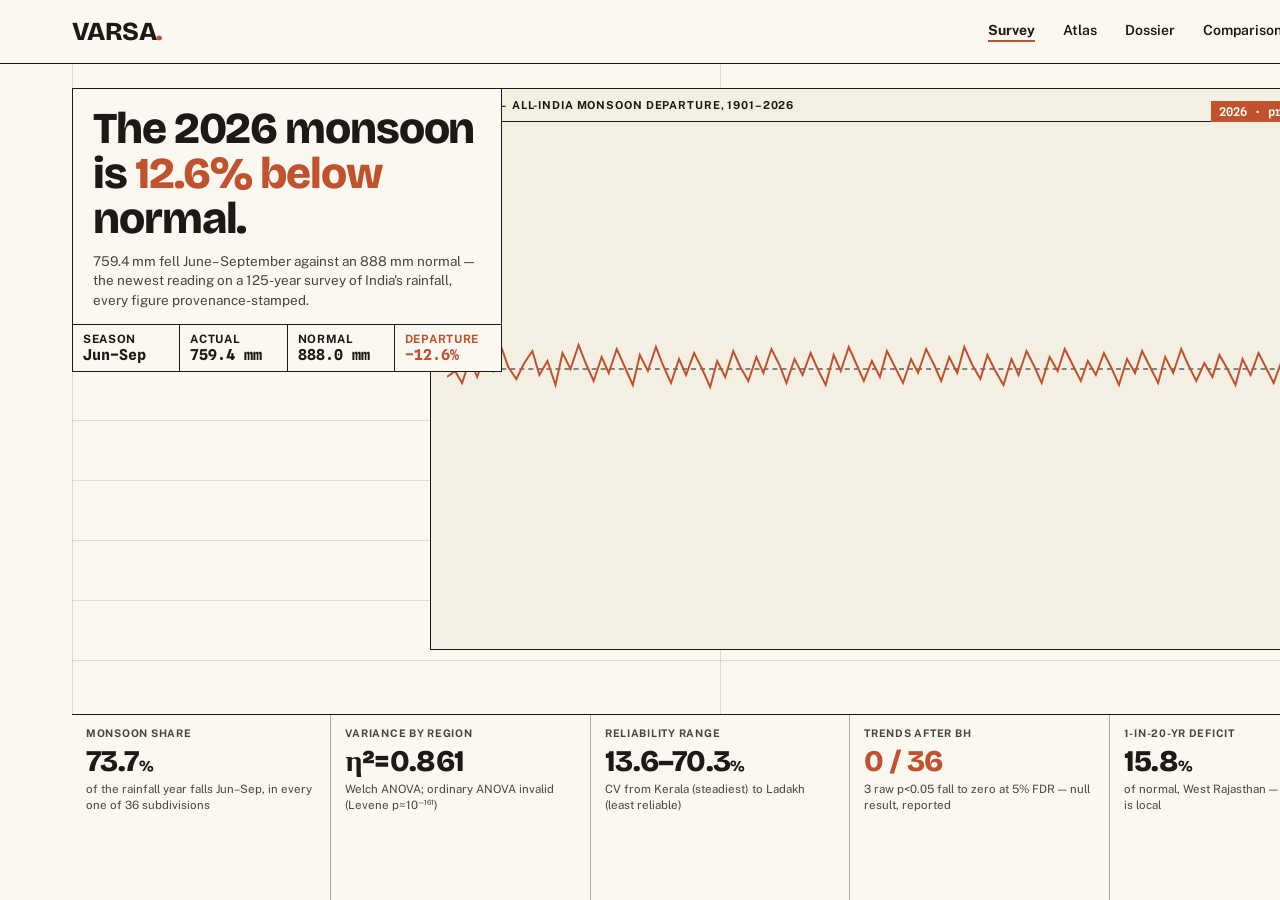
<file: .impeccable/mocks/decision/assigned-survey-sheet.html>
<!DOCTYPE html>
<html lang="en"><head><meta charset="utf-8">
<title>The Survey Sheet — assigned</title>
<link href="https://fonts.googleapis.com/css2?family=Bricolage+Grotesque:opsz,wght@12..96,300..800&family=Public+Sans:wght@400;600;700&family=Spline+Sans+Mono:wght@400;600&display=swap" rel="stylesheet">
<style>
*{margin:0;box-sizing:border-box}
body{width:1440px;height:900px;overflow:hidden;background:#FBF8F1;color:#1C1917;font-family:"Public Sans",sans-serif;position:relative}
/* graticule rail: the page's one signature system — every section header registers to it */
.rail{position:absolute;top:0;bottom:0;width:1px;background:rgba(28,25,23,.14)}
.r1{left:72px}.r2{left:50%}.r3{right:72px}
.ticks{position:absolute;top:0;bottom:0;left:72px;right:72px;pointer-events:none;
 background:repeating-linear-gradient(to bottom,rgba(28,25,23,.12) 0 1px,transparent 1px 60px)}
header{position:absolute;top:0;left:0;right:0;height:64px;display:flex;align-items:center;
 justify-content:space-between;padding:0 72px;border-bottom:1px solid #1C1917;background:#FBF8F1;position:absolute;z-index:3}
.wordmark{font-family:"Bricolage Grotesque";font-weight:800;font-size:26px;letter-spacing:-.02em}
.wordmark span{color:#C0532E}
nav{display:flex;gap:28px;font-size:14px;font-weight:600}
nav b{border-bottom:2px solid #C0532E;padding-bottom:2px}
/* cartouche = sheet title block, top-left under nav */
.cartouche{position:absolute;left:72px;top:88px;width:430px;border:1.5px solid #1C1917;background:#FBF8F1;z-index:2}
.cartouche h1{font-family:"Bricolage Grotesque";font-weight:800;font-size:44px;line-height:1.02;letter-spacing:-.025em;padding:18px 20px 10px}
.cartouche h1 em{font-style:normal;color:#C0532E}
.cartouche .sub{padding:0 20px 14px;font-size:13.5px;line-height:1.45;color:#4A443C}
.cartouche .row{display:flex;border-top:1px solid #1C1917;font-size:11.5px}
.cartouche .row div{flex:1;padding:7px 10px;border-right:1px solid #1C1917;text-transform:uppercase;letter-spacing:.06em;font-weight:700}
.cartouche .row div:last-child{border-right:none}
.cartouche .row b{display:block;font-family:"Spline Sans Mono";font-size:15px;letter-spacing:0;text-transform:none}
/* the one plot owning the field: 125-year departure ribbon as mapped terrain */
.sheet{position:absolute;left:430px;right:72px;top:88px;bottom:250px;border:1.5px solid #1C1917;background:#F4EFE3;z-index:1}
.sheet .plate-head{display:flex;justify-content:space-between;padding:10px 16px;border-bottom:1px solid #1C1917;
 font-size:11px;letter-spacing:.08em;font-weight:700;text-transform:uppercase}
.ribbon{position:absolute;left:16px;right:16px;top:50%;height:220px;transform:translateY(-50%)}
.ribbon svg{width:100%;height:100%}
.y2026{position:absolute;right:14px;top:12px;font-family:"Spline Sans Mono";font-size:12px;background:#C0532E;color:#FBF8F1;padding:3px 8px;font-weight:600}
/* ledger-dense module strip along the bottom (density courage) */
.ledger{position:absolute;left:72px;right:72px;bottom:0;height:186px;border-top:1.5px solid #1C1917;display:flex;background:#FBF8F1}
.ledger .cell{flex:1;border-right:1px solid rgba(28,25,23,.35);padding:12px 14px}
.ledger .cell:last-child{border-right:none}
.ledger .k{font-size:10.5px;text-transform:uppercase;letter-spacing:.07em;font-weight:700;color:#4A443C}
.ledger .v{font-family:"Bricolage Grotesque";font-weight:800;font-size:30px;letter-spacing:-.02em;margin-top:4px}
.ledger .v small{font-size:15px;font-weight:700}
.ledger .n{font-size:11.5px;color:#4A443C;margin-top:3px;line-height:1.35}
.ink{color:#C0532E}
</style></head><body>
<div class="ticks"></div><div class="rail r1"></div><div class="rail r2"></div><div class="rail r3"></div>
<header>
  <div class="wordmark">VARSA<span>.</span></div>
  <nav><b>Survey</b><span>Atlas</span><span>Dossier</span><span>Comparisons</span><span>Method</span></nav>
</header>
<div class="cartouche">
  <h1>The 2026 monsoon is <em>12.6% below</em> normal.</h1>
  <div class="sub">759.4 mm fell June–September against an 888 mm normal — the newest reading on a
  125-year survey of India's rainfall, every figure provenance-stamped.</div>
  <div class="row">
    <div>Season<b>Jun–Sep</b></div>
    <div>Actual<b>759.4 mm</b></div>
    <div>Normal<b>888.0 mm</b></div>
    <div class="ink">Departure<b>−12.6%</b></div>
  </div>
</div>
<div class="sheet">
  <div class="plate-head"><span>Plate I — All-India monsoon departure, 1901–2026</span><span>1 : 125 years</span></div>
  <div class="y2026">2026 · provisional</div>
  <div class="ribbon"><svg viewBox="0 0 900 220" preserveAspectRatio="none">
    <line x1="0" y1="110" x2="900" y2="110" stroke="#1C1917" stroke-width="1.2" stroke-dasharray="5 4"/>
    <path d="M0,118 8,112 15,124 23,100 30,118 38,96 46,112 54,88 61,108 69,120 77,104 85,92 92,116 100,102
    108,126 115,94 123,110 131,86 138,104 146,122 154,98 161,114 169,90 177,108 185,126 192,96 200,112 208,88
    215,106 223,124 231,100 238,116 246,94 254,110 262,128 269,102 277,118 285,92 292,108 300,122 308,98
    315,114 323,90 331,106 338,124 346,100 354,116 362,94 369,110 377,126 385,96 392,112 400,88 408,106
    415,122 423,102 431,118 438,92 446,108 454,124 462,100 469,114 477,90 485,106 492,122 500,98 508,114
    515,88 523,106 531,120 538,96 546,112 554,126 562,100 569,116 577,92 585,108 592,124 600,98 608,112
    615,90 623,106 631,122 638,102 646,116 654,94 662,110 669,126 677,100 685,114 692,92 700,108 708,124
    715,98 723,114 731,90 738,106 746,122 754,104 762,118 769,96 777,110 785,126 792,100 800,116 808,94
    815,108 823,124 831,102 838,116 846,96 854,110 862,128 869,104 877,118 885,98 892,112 900,126"
    fill="none" stroke="#C0532E" stroke-width="2"/>
  </svg></div>
</div>
<div class="ledger">
  <div class="cell"><div class="k">Monsoon share</div><div class="v">73.7<small>%</small></div><div class="n">of the rainfall year falls Jun–Sep, in every one of 36 subdivisions</div></div>
  <div class="cell"><div class="k">Variance by region</div><div class="v">η²=0.861</div><div class="n">Welch ANOVA; ordinary ANOVA invalid (Levene p≈10⁻¹⁶¹)</div></div>
  <div class="cell"><div class="k">Reliability range</div><div class="v">13.6–70.3<small>%</small></div><div class="n">CV from Kerala (steadiest) to Ladakh (least reliable)</div></div>
  <div class="cell"><div class="k">Trends after BH</div><div class="v ink">0 / 36</div><div class="n">3 raw p&lt;0.05 fall to zero at 5% FDR — null result, reported</div></div>
  <div class="cell"><div class="k">1-in-20-yr deficit</div><div class="v">15.8<small>%</small></div><div class="n">of normal, West Rajasthan — drought risk is local</div></div>
</div>
</body></html>
</file>
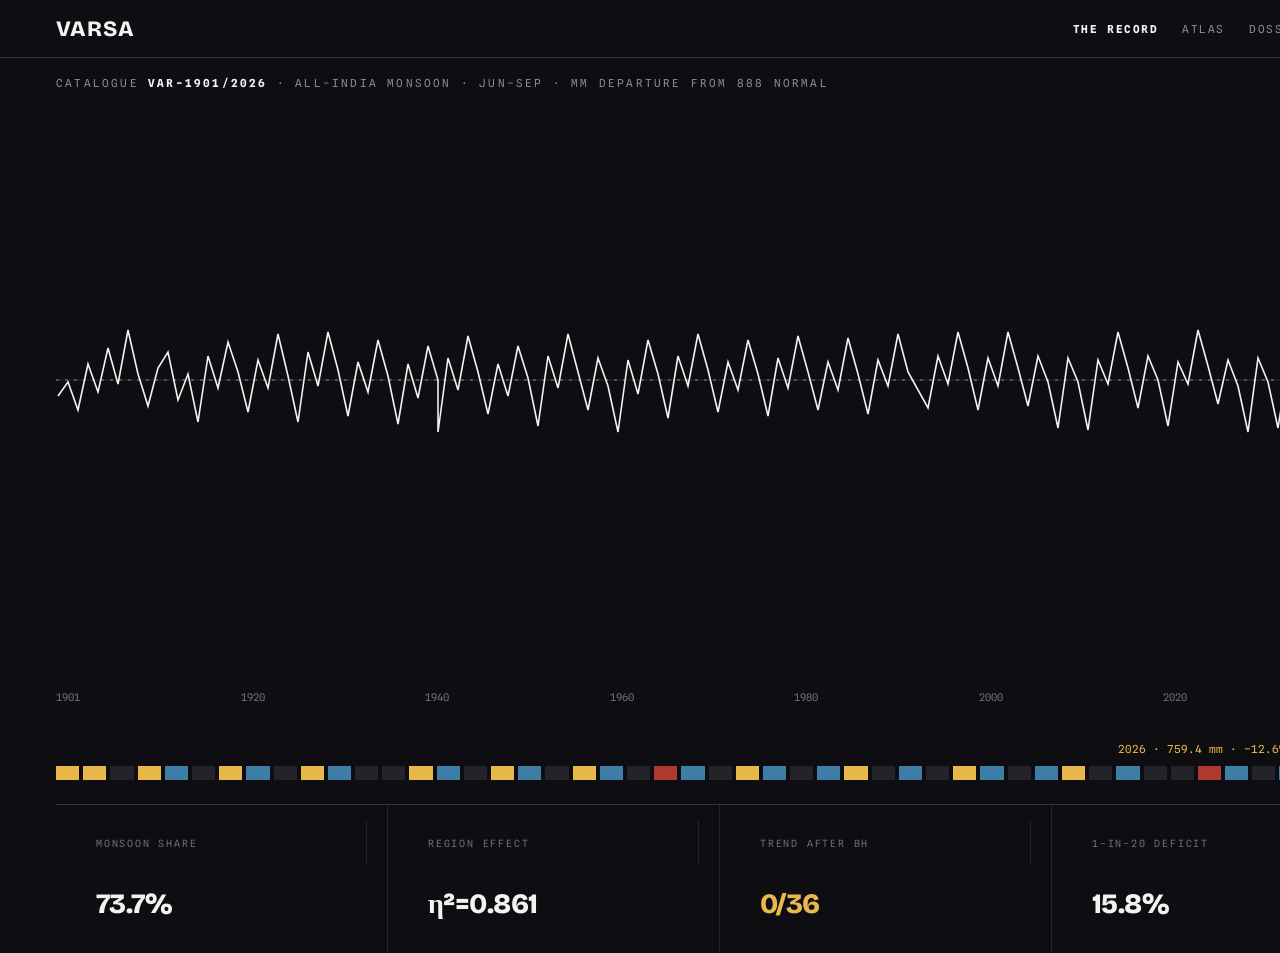
<file: .impeccable/mocks/decision/challenger-catalog-sleeve.html>
<!DOCTYPE html>
<html lang="en"><head><meta charset="utf-8">
<title>The Catalog Sleeve — challenger</title>
<link href="https://fonts.googleapis.com/css2?family=Bricolage+Grotesque:wght@700;800&family=Spline+Sans+Mono:wght@400;600&display=swap" rel="stylesheet">
<style>
*{margin:0;box-sizing:border-box}
body{width:1440px;height:900px;overflow:hidden;background:#0E0E12;color:#F2F2F0;
 font-family:"Spline Sans Mono",monospace;position:relative}
header{position:absolute;top:0;left:0;right:0;height:58px;display:flex;align-items:center;justify-content:space-between;
 padding:0 56px;border-bottom:1px solid rgba(242,242,240,.16)}
.wordmark{font-family:"Bricolage Grotesque";font-weight:800;font-size:22px;letter-spacing:.04em}
nav{display:flex;gap:24px;font-size:11px;letter-spacing:.14em;color:#8B8B93}
nav b{color:#F2F2F0}
/* the one plot owning the field */
.pulse{position:absolute;left:56px;right:56px;top:110px;bottom:250px}
.pulse svg{width:100%;height:100%}
.cat{position:absolute;left:56px;top:76px;font-size:11px;letter-spacing:.2em;color:#8B8B93}
.cat b{color:#F2F2F0}
/* year codes as catalog entries */
.codes{position:absolute;left:56px;right:56px;bottom:196px;display:flex;justify-content:space-between;
 font-size:10.5px;color:#6E6E76}
.codes b{color:#E8B84B;font-weight:600}
/* decoded strip: hover translates blocks to text (static: one decoded) */
.strip{position:absolute;left:56px;right:56px;bottom:120px;display:flex;gap:4px}
.strip i{flex:1;height:14px;background:#232329}
.strip i.g{background:#3E7EA6}.strip i.a{background:#E8B84B}.strip i.r{background:#B03A2E}
.strip .dec{position:absolute;right:0;bottom:24px;font-size:11px;color:#E8B84B}
/* bottom facts as catalogue data lines */
.facts{position:absolute;left:56px;right:56px;bottom:0;height:96px;border-top:1px solid rgba(242,242,240,.16);
 display:grid;grid-template-columns:repeat(4,1fr)}
.facts div{padding:16px 20px;border-right:1px solid rgba(242,242,240,.1)}
.facts div:last-child{border-right:none}
.facts .k{font-size:10px;letter-spacing:.18em;color:#6E6E76}
.facts .v{font-family:"Bricolage Grotesque";font-weight:800;font-size:28px;margin-top:6px;letter-spacing:-.02em}
.facts .v.am{color:#E8B84B}
</style></head><body>
<header><div class="wordmark">VARSA</div>
 <nav><b>THE RECORD</b><span>ATLAS</span><span>DOSSIER</span><span>METHOD</span></nav></header>
<div class="cat">CATALOGUE <b>VAR-1901/2026</b> · ALL-INDIA MONSOON · JUN–SEP · MM DEPARTURE FROM 888 NORMAL</div>
<div class="pulse"><svg viewBox="0 0 1328 540" preserveAspectRatio="none">
  <line x1="0" y1="270" x2="1328" y2="270" stroke="#2A2A31" stroke-width="1"/>
  <line x1="0" y1="270" x2="1328" y2="270" stroke="#F2F2F0" stroke-width="1" stroke-dasharray="3 6" opacity=".5"/>
  <path d="M2,286 12,272 22,300 32,254 42,282 52,238 62,274 72,220 82,264 92,296 102,258 112,242 122,290
  132,264 142,312 152,246 162,278 172,232 182,262 192,302 202,250 212,278 222,224 232,266 242,312 252,242
  262,276 272,222 282,260 292,306 302,252 312,282 322,230 332,266 342,314 352,254 362,288 372,236 382,270
  382,322 392,248 402,280 412,226 422,262 432,304 442,254 452,286 462,236 472,268 482,316 492,246 502,278
  512,224 522,262 532,300 542,248 552,276 562,322 572,250 582,284 592,230 602,264 612,308 622,246 632,276
  642,224 652,260 662,302 672,252 682,280 692,230 702,264 712,306 722,248 732,278 742,226 752,262 762,300
  772,252 782,280 792,228 802,264 812,304 822,250 832,276 842,224 852,262 872,298 882,246 892,274 902,222
  912,258 922,300 932,248 942,276 952,222 962,258 972,296 982,246 992,272 1002,318 1012,248 1022,272
  1032,320 1042,250 1052,274 1062,222 1072,258 1082,298 1092,246 1102,270 1112,316 1122,252 1132,274
  1142,220 1152,256 1162,294 1172,250 1182,276 1192,322 1202,248 1212,272 1222,318 1232,254 1242,272
  1252,316 1262,258 1272,270 1282,312 1292,266 1302,274 1312,312 1328,290"
  fill="none" stroke="#F2F2F0" stroke-width="1.6"/>
  <circle cx="1318" cy="288" r="4" fill="#E8B84B"/>
</svg></div>
<div class="codes"><span>1901</span><span>1920</span><span>1940</span><span>1960</span><span>1980</span><span>2000</span><span>2020</span><b>2026 →</b></div>
<div class="strip">
  <i class="a"></i><i class="a"></i><i></i><i class="a"></i><i class="g"></i><i></i><i class="a"></i><i class="g"></i>
  <i></i><i class="a"></i><i class="g"></i><i></i><i></i><i class="a"></i><i class="g"></i><i></i><i class="a"></i>
  <i class="g"></i><i></i><i class="a"></i><i class="g"></i><i></i><i class="r"></i><i class="g"></i><i></i>
  <i class="a"></i><i class="g"></i><i></i><i class="g"></i><i class="a"></i><i></i><i class="g"></i><i></i>
  <i class="a"></i><i class="g"></i><i></i><i class="g"></i><i class="a"></i><i></i><i class="g"></i><i></i>
  <i></i><i class="r"></i><i class="g"></i><i></i><i class="g"></i><i class="a"></i><i></i><i class="g"></i>
  <div class="dec">2026 · 759.4 mm · −12.6% · provisional</div>
</div>
<div class="facts">
  <div><div class="k">MONSOON SHARE</div><div class="v">73.7%</div></div>
  <div><div class="k">REGION EFFECT</div><div class="v">η²=0.861</div></div>
  <div><div class="k">TREND AFTER BH</div><div class="v am">0/36</div></div>
  <div><div class="k">1-IN-20 DEFICIT</div><div class="v">15.8%</div></div>
</div>
</body></html>
</file>
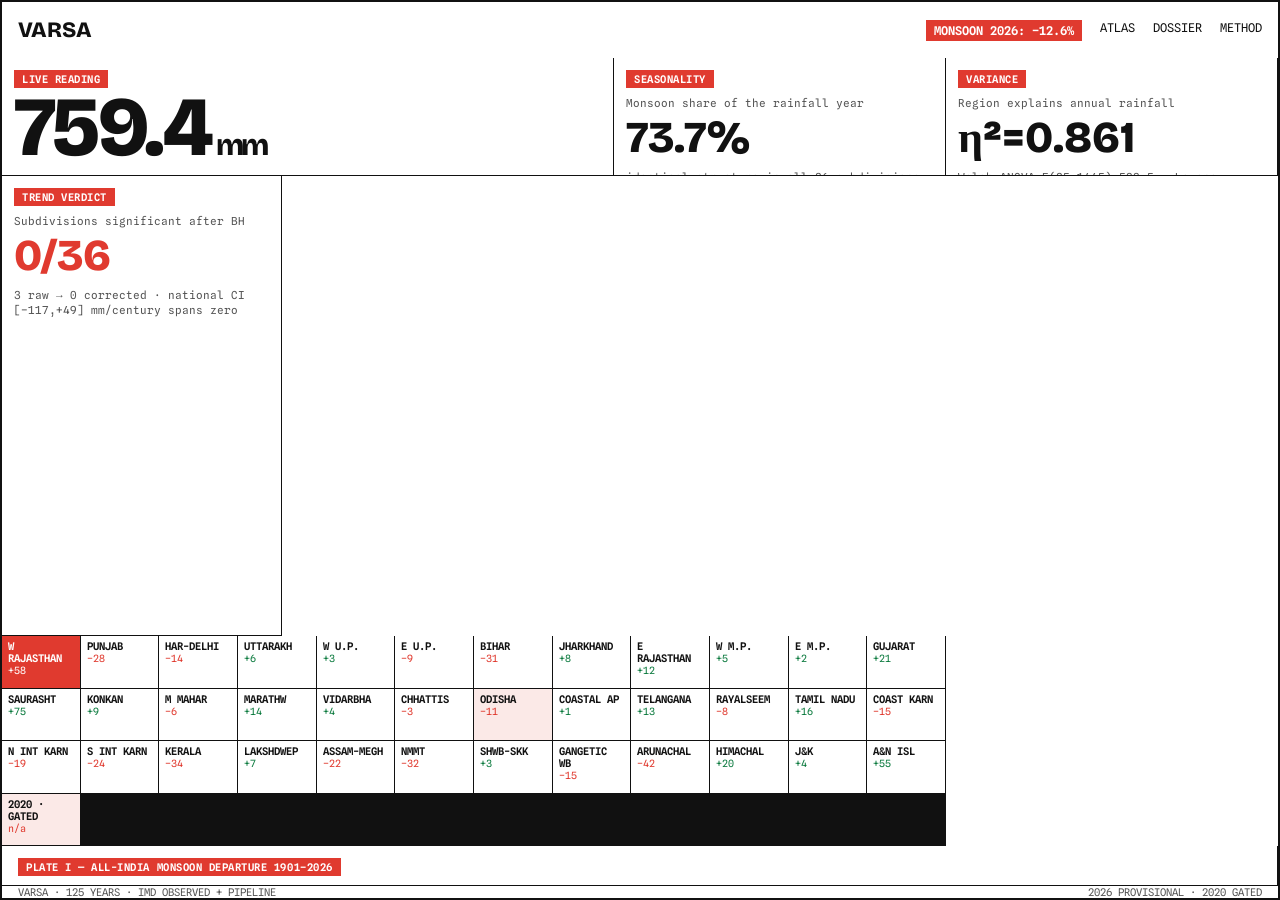
<file: .impeccable/mocks/decision/challenger-dense-sheet.html>
<!DOCTYPE html>
<html lang="en"><head><meta charset="utf-8">
<title>The Dense Sheet — challenger</title>
<link href="https://fonts.googleapis.com/css2?family=Bricolage+Grotesque:wght@600;800&family=Spline+Sans+Mono:wght@400;600&display=swap" rel="stylesheet">
<style>
*{margin:0;box-sizing:border-box}
body{width:1440px;height:900px;overflow:hidden;background:#FFFFFF;color:#111;font-family:"Spline Sans Mono",monospace}
/* hairline module mosaic — everything rules to one grid */
.wrap{position:absolute;inset:0;display:grid;grid-template-columns:280px 1fr 1fr 1fr;grid-template-rows:56px 118px 1fr 210px 40px;
 border:2px solid #111}
.w{border-right:1px solid #111;border-bottom:1px solid #111}
header{grid-column:1/5;display:flex;align-items:center;justify-content:space-between;padding:0 16px}
.wordmark{font-family:"Bricolage Grotesque";font-weight:800;font-size:22px}
nav{display:flex;gap:18px;font-size:12px}
nav b{background:#E03A2F;color:#fff;padding:3px 8px;font-weight:600}
/* red tab module heads */
.tab{font-size:10.5px;font-weight:600;background:#E03A2F;color:#fff;display:inline-block;padding:3px 8px;letter-spacing:.05em}
.mod{padding:10px 12px;overflow:hidden}
.mod .k{font-size:11px;color:#555;margin-top:6px;line-height:1.35}
.big{grid-column:1/3}
.big .v{font-family:"Bricolage Grotesque";font-weight:800;font-size:84px;letter-spacing:-.03em;line-height:.95}
.big .v span{font-size:30px}
.big .lbl{font-size:12px;color:#555;margin-top:6px}
/* 36-cell subdivision mosaic */
.mosaic{grid-column:1/4;display:grid;grid-template-columns:repeat(12,1fr);grid-auto-rows:1fr;gap:1px;background:#111}
.mosaic div{background:#fff;padding:4px 6px;font-size:10px;overflow:hidden}
.mosaic b{display:block;font-size:10.5px;font-weight:600}
.mosaic .ok{color:#0B7A3E}.mosaic .def{color:#E03A2F}
.mosaic .ex{background:#E03A2F;color:#fff}.mosaic .ex b,.mosaic .ex span{color:#fff}
.mosaic .wl{background:#FBE9E7}
/* ribbon module */
.ribbon{grid-column:1/5;position:relative;padding:10px 16px}
.ribbon svg{position:absolute;inset:28px 16px 10px;width:calc(100% - 32px);height:calc(100% - 44px)}
footer{grid-column:1/5;display:flex;align-items:center;justify-content:space-between;padding:0 16px;font-size:10.5px;color:#555}
</style></head><body>
<div class="wrap">
<header><div class="wordmark">VARSA</div><nav><b>MONSOON 2026: −12.6%</b><span>ATLAS</span><span>DOSSIER</span><span>METHOD</span></nav></header>
<div class="mod w big"><span class="tab">LIVE READING</span>
  <div class="v">759.4<span> mm</span></div><div class="lbl">Jun–Sep 2026 · provisional · normal 888 mm · departure −12.6%</div></div>
<div class="mod w"><span class="tab">SEASONALITY</span><div class="k" style="margin-top:8px">Monsoon share of the rainfall year</div>
  <div style="font-family:'Bricolage Grotesque';font-weight:800;font-size:44px">73.7%</div><div class="k">identical structure in all 36 subdivisions (67.8–80.3%)</div></div>
<div class="mod w"><span class="tab">VARIANCE</span><div class="k" style="margin-top:8px">Region explains annual rainfall</div>
  <div style="font-family:'Bricolage Grotesque';font-weight:800;font-size:44px">η²=0.861</div><div class="k">Welch ANOVA F(35,1445)=588.5 · Levene rejects equal variances</div></div>
<div class="mod w"><span class="tab">TREND VERDICT</span><div class="k" style="margin-top:8px">Subdivisions significant after BH</div>
  <div style="font-family:'Bricolage Grotesque';font-weight:800;font-size:44px;color:#E03A2F">0/36</div><div class="k">3 raw → 0 corrected · national CI [−117,+49] mm/century spans zero</div></div>
<div class="mosaic w">
  <div class="ex"><b>W RAJASTHAN</b>+58</div><div><b>PUNJAB</b><span class="def">−28</span></div><div><b>HAR-DELHI</b><span class="def">−14</span></div>
  <div><b>UTTARAKH</b><span class="ok">+6</span></div><div><b>W U.P.</b><span class="ok">+3</span></div><div><b>E U.P.</b><span class="def">−9</span></div>
  <div><b>BIHAR</b><span class="def">−31</span></div><div><b>JHARKHAND</b><span class="ok">+8</span></div><div><b>E RAJASTHAN</b><span class="ok">+12</span></div>
  <div><b>W M.P.</b><span class="ok">+5</span></div><div><b>E M.P.</b><span class="ok">+2</span></div><div><b>GUJARAT</b><span class="ok">+21</span></div>
  <div><b>SAURASHT</b><span class="ok">+75</span></div><div><b>KONKAN</b><span class="ok">+9</span></div><div><b>M MAHAR</b><span class="def">−6</span></div>
  <div><b>MARATHW</b><span class="ok">+14</span></div><div><b>VIDARBHA</b><span class="ok">+4</span></div><div><b>CHHATTIS</b><span class="def">−3</span></div>
  <div class="wl"><b>ODISHA</b><span class="def">−11</span></div><div><b>COASTAL AP</b><span class="ok">+1</span></div><div><b>TELANGANA</b><span class="ok">+13</span></div>
  <div><b>RAYALSEEM</b><span class="def">−8</span></div><div><b>TAMIL NADU</b><span class="ok">+16</span></div><div><b>COAST KARN</b><span class="def">−15</span></div>
  <div><b>N INT KARN</b><span class="def">−19</span></div><div><b>S INT KARN</b><span class="def">−24</span></div><div><b>KERALA</b><span class="def">−34</span></div>
  <div><b>LAKSHDWEP</b><span class="ok">+7</span></div><div><b>ASSAM-MEGH</b><span class="def">−22</span></div><div><b>NMMT</b><span class="def">−32</span></div>
  <div><b>SHWB-SKK</b><span class="ok">+3</span></div><div><b>GANGETIC WB</b><span class="def">−15</span></div><div><b>ARUNACHAL</b><span class="def">−42</span></div>
  <div><b>HIMACHAL</b><span class="ok">+20</span></div><div><b>J&amp;K</b><span class="ok">+4</span></div><div><b>A&amp;N ISL</b><span class="ok">+55</span></div><div class="wl"><b>2020 · GATED</b><span class="def">n/a</span></div>
</div>
<div class="ribbon w"><span class="tab">PLATE I — ALL-INDIA MONSOON DEPARTURE 1901–2026</span>
  <svg viewBox="0 0 1300 120" preserveAspectRatio="none">
    <line x1="0" y1="60" x2="1300" y2="60" stroke="#111" stroke-width="1" stroke-dasharray="4 4"/>
    <path d="M0,66 10,60 20,72 30,55 40,68 50,52 60,66 70,48 80,64 90,74 100,58 110,50 120,70 130,56
    140,76 150,52 160,66 170,46 180,60 190,74 200,54 210,68 220,44 230,62 240,78 250,50 260,66 270,46
    280,62 290,80 300,56 310,72 320,48 330,64 340,82 350,58 360,74 370,50 380,66 390,84 400,60 410,76
    420,52 430,68 440,88 450,64 460,80 470,56 480,72 490,48 500,64 510,80 520,58 530,74 540,50 550,66
    560,84 570,60 580,76 590,52 600,68 610,86 620,62 630,78 640,54 650,70 660,88 670,64 680,80 690,56
    700,72 710,90 720,66 730,82 740,58 750,74 760,92 770,68 780,84 790,60 800,76 810,94 820,70 830,86
    840,62 850,78 860,96 870,72 880,88 890,64 900,80 910,98 920,74 930,90 940,66 950,82 960,104 970,80
    980,96 990,72 1000,88 1010,106 1020,82 1030,98 1040,74 1050,90 1060,108 1070,84 1080,100 1090,76
    1100,92 1110,110 1120,86 1130,102 1140,78 1150,94 1160,112 1170,88 1180,104 1190,80 1200,96 1210,114
    1220,90 1230,106 1240,82 1250,98 1260,116 1270,92 1280,108 1290,84 1300,120"
    fill="none" stroke="#E03A2F" stroke-width="1.6"/>
  </svg></div>
<footer><span>VARSA · 125 YEARS · IMD OBSERVED + PIPELINE</span><span>2026 PROVISIONAL · 2020 GATED</span></footer>
</div>
</body></html>
</file>
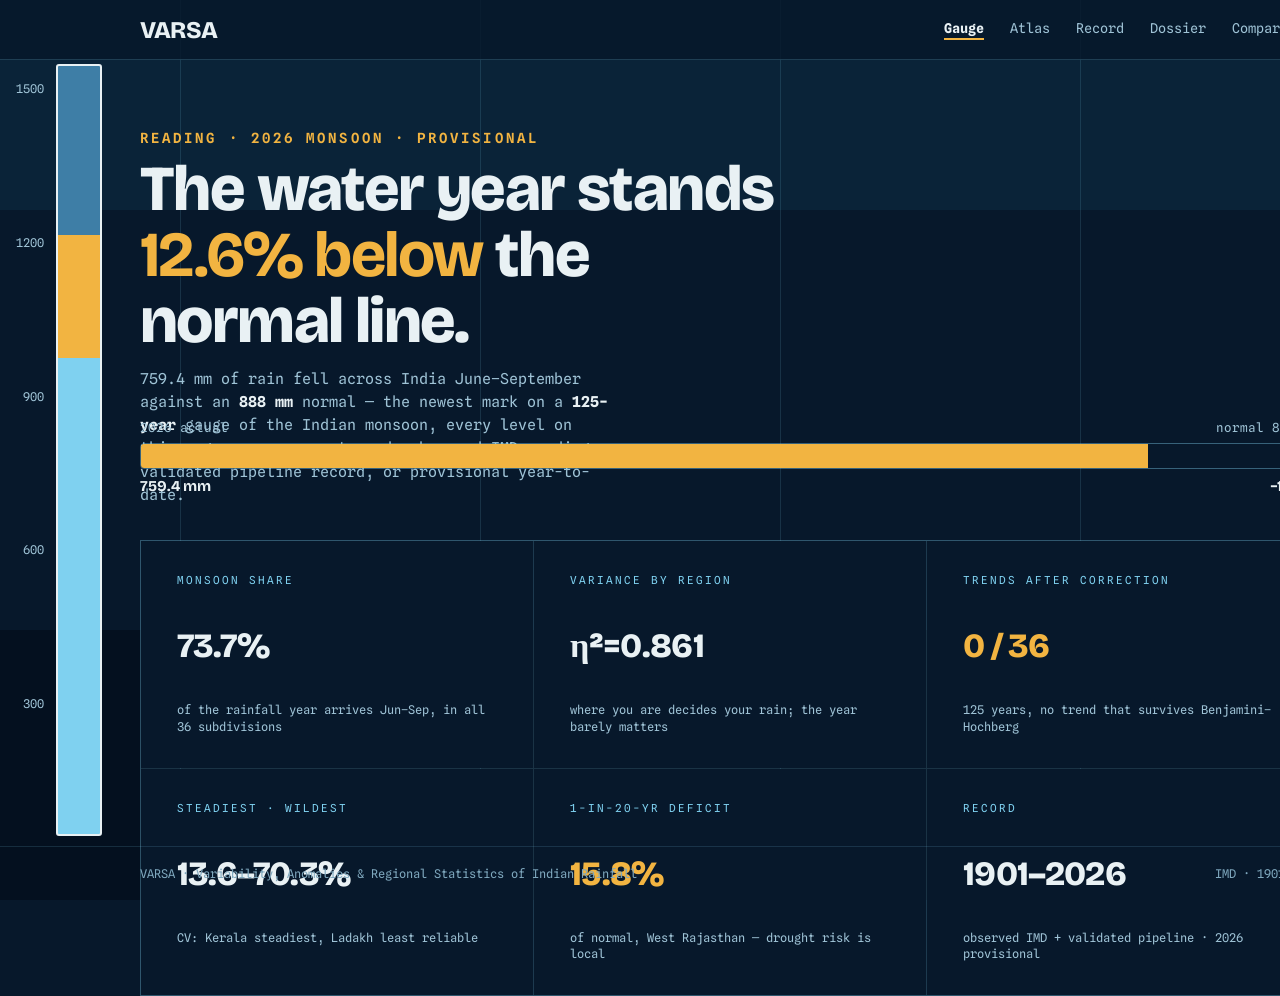
<file: .impeccable/mocks/decision/pick-monsoon-water.html>
<!DOCTYPE html>
<html lang="en"><head><meta charset="utf-8">
<title>Monsoon Water — pick</title>
<link href="https://fonts.googleapis.com/css2?family=Bricolage+Grotesque:opsz,wght@12..96,300..800&family=Spline+Sans+Mono:wght@400;600&display=swap" rel="stylesheet">
<style>
*{margin:0;box-sizing:border-box}
body{width:1440px;height:900px;overflow:hidden;background:#07182B;color:#E9F1F4;
 font-family:"Spline Sans Mono",monospace;position:relative}
/* depth tints: the page IS water — three bands, darker with depth */
.band{position:absolute;left:0;right:0}
.b1{top:0;height:210px;background:#0A2338}
.b2{top:210px;height:420px;background:#07182B}
.b3{bottom:0;height:270px;background:#04101F}
.gr{position:absolute;top:0;bottom:0;width:1px;background:rgba(127,209,240,.14)}
.g{left:180px}.g2{left:480px}.g3{left:780px}.g4{left:1080px}.g5{right:120px}
/* graduated scale on the left: the staff gauge */
.scale{position:absolute;left:56px;top:64px;bottom:64px;width:46px;border:2px solid #E9F1F4;border-radius:3px;
 background:linear-gradient(to top,#7FD1F0 0 62%,#F2B441 62% 78%,#3E7EA6 78% 100%)}
.scale .m{position:absolute;left:-58px;width:44px;text-align:right;font-size:12px;color:#9FC3D6}
header{position:absolute;top:0;left:0;right:0;height:60px;display:flex;align-items:center;justify-content:space-between;
 padding:0 120px 0 140px;border-bottom:1px solid rgba(127,209,240,.2);z-index:3;background:rgba(7,24,43,.85)}
.wordmark{font-family:"Bricolage Grotesque";font-weight:800;font-size:24px;letter-spacing:-.02em;color:#E9F1F4}
nav{display:flex;gap:26px;font-size:13.5px;color:#9FC3D6}
nav b{color:#E9F1F4;border-bottom:2px solid #F2B441;padding-bottom:2px}
/* hero: the current reading, set like a gauge label */
.reading{position:absolute;left:140px;top:130px;width:640px;z-index:2}
.reading .yr{font-size:14px;letter-spacing:.22em;color:#F2B441;font-weight:600}
.reading h1{font-family:"Bricolage Grotesque";font-weight:800;font-size:64px;line-height:1.03;letter-spacing:-.025em;margin:10px 0 14px}
.reading h1 b{color:#F2B441}
.reading p{font-size:15px;line-height:1.55;color:#9FC3D6;max-width:52ch}
.reading p b{color:#E9F1F4}
/* the gauge band: this year against normal */
.gaugeband{position:absolute;left:140px;right:120px;top:420px;z-index:2}
.gb-head{display:flex;justify-content:space-between;font-size:12.5px;color:#9FC3D6;margin-bottom:8px}
.gb{position:relative;height:26px;border:1px solid rgba(127,209,240,.4);border-radius:4px;overflow:hidden}
.gb .fill{position:absolute;inset:0;width:85.5%;background:#F2B441}
.gb .norm{position:absolute;top:-6px;bottom:-6px;left:100%;width:2px;background:#E9F1F4}
.gb-mark{display:flex;justify-content:space-between;font-family:"Bricolage Grotesque";font-weight:700;font-size:15px;margin-top:8px}
/* depth-listed ledger, set as station log */
.log{position:absolute;left:140px;right:120px;top:540px;display:grid;grid-template-columns:1fr 1fr 1fr;gap:1px;
 background:rgba(127,209,240,.18);border:1px solid rgba(127,209,240,.18);z-index:2}
.log div{background:#07182B;padding:16px 18px}
.log .k{font-size:11px;letter-spacing:.18em;color:#7FD1F0;text-transform:uppercase}
.log .v{font-family:"Bricolage Grotesque";font-weight:800;font-size:34px;margin-top:6px;letter-spacing:-.02em}
.log .v.am{color:#F2B441}
.log .n{font-size:12px;color:#9FC3D6;margin-top:4px;line-height:1.4}
footer{position:absolute;bottom:0;left:0;right:0;height:54px;display:flex;align-items:center;justify-content:space-between;
 padding:0 120px 0 140px;font-size:12px;color:#7FA8BE;border-top:1px solid rgba(127,209,240,.15);z-index:3}
</style></head><body>
<div class="band b1"></div><div class="band b2"></div><div class="band b3"></div>
<div class="gr g"></div><div class="gr g2"></div><div class="gr g3"></div><div class="gr g4"></div><div class="gr g5"></div>
<header>
  <div class="wordmark">VARSA</div>
  <nav><b>Gauge</b><span>Atlas</span><span>Record</span><span>Dossier</span><span>Comparisons</span></nav>
</header>
<div class="scale">
  <div class="m" style="top:2%">1500</div><div class="m" style="top:22%">1200</div>
  <div class="m" style="top:42%">900</div><div class="m" style="top:62%">600</div><div class="m" style="top:82%">300</div>
</div>
<div class="reading">
  <div class="yr">READING · 2026 MONSOON · PROVISIONAL</div>
  <h1>The water year stands <b>12.6% below</b> the normal line.</h1>
  <p>759.4 mm of rain fell across India June–September against an <b>888 mm</b> normal — the newest
  mark on a <b>125-year</b> gauge of the Indian monsoon, every level on this page provenance-stamped:
  observed IMD readings, validated pipeline record, or provisional year-to-date.</p>
</div>
<div class="gaugeband">
  <div class="gb-head"><span>2026 actual</span><span>normal 888 mm</span></div>
  <div class="gb"><div class="fill"></div><div class="norm"></div></div>
  <div class="gb-mark"><span>759.4 mm</span><span>−12.6%</span></div>
</div>
<div class="log">
  <div><div class="k">Monsoon share</div><div class="v">73.7%</div><div class="n">of the rainfall year arrives Jun–Sep, in all 36 subdivisions</div></div>
  <div><div class="k">Variance by region</div><div class="v">η²=0.861</div><div class="n">where you are decides your rain; the year barely matters</div></div>
  <div><div class="k">Trends after correction</div><div class="v am">0 / 36</div><div class="n">125 years, no trend that survives Benjamini–Hochberg</div></div>
  <div><div class="k">Steadiest · wildest</div><div class="v">13.6–70.3%</div><div class="n">CV: Kerala steadiest, Ladakh least reliable</div></div>
  <div><div class="k">1-in-20-yr deficit</div><div class="v am">15.8%</div><div class="n">of normal, West Rajasthan — drought risk is local</div></div>
  <div><div class="k">Record</div><div class="v">1901–2026</div><div class="n">observed IMD + validated pipeline · 2026 provisional</div></div>
</div>
<footer><span>VARSA · Variability, Anomalies &amp; Regional Statistics of Indian Rainfall</span><span>IMD · 1901–2026</span></footer>
</body></html>
</file>
